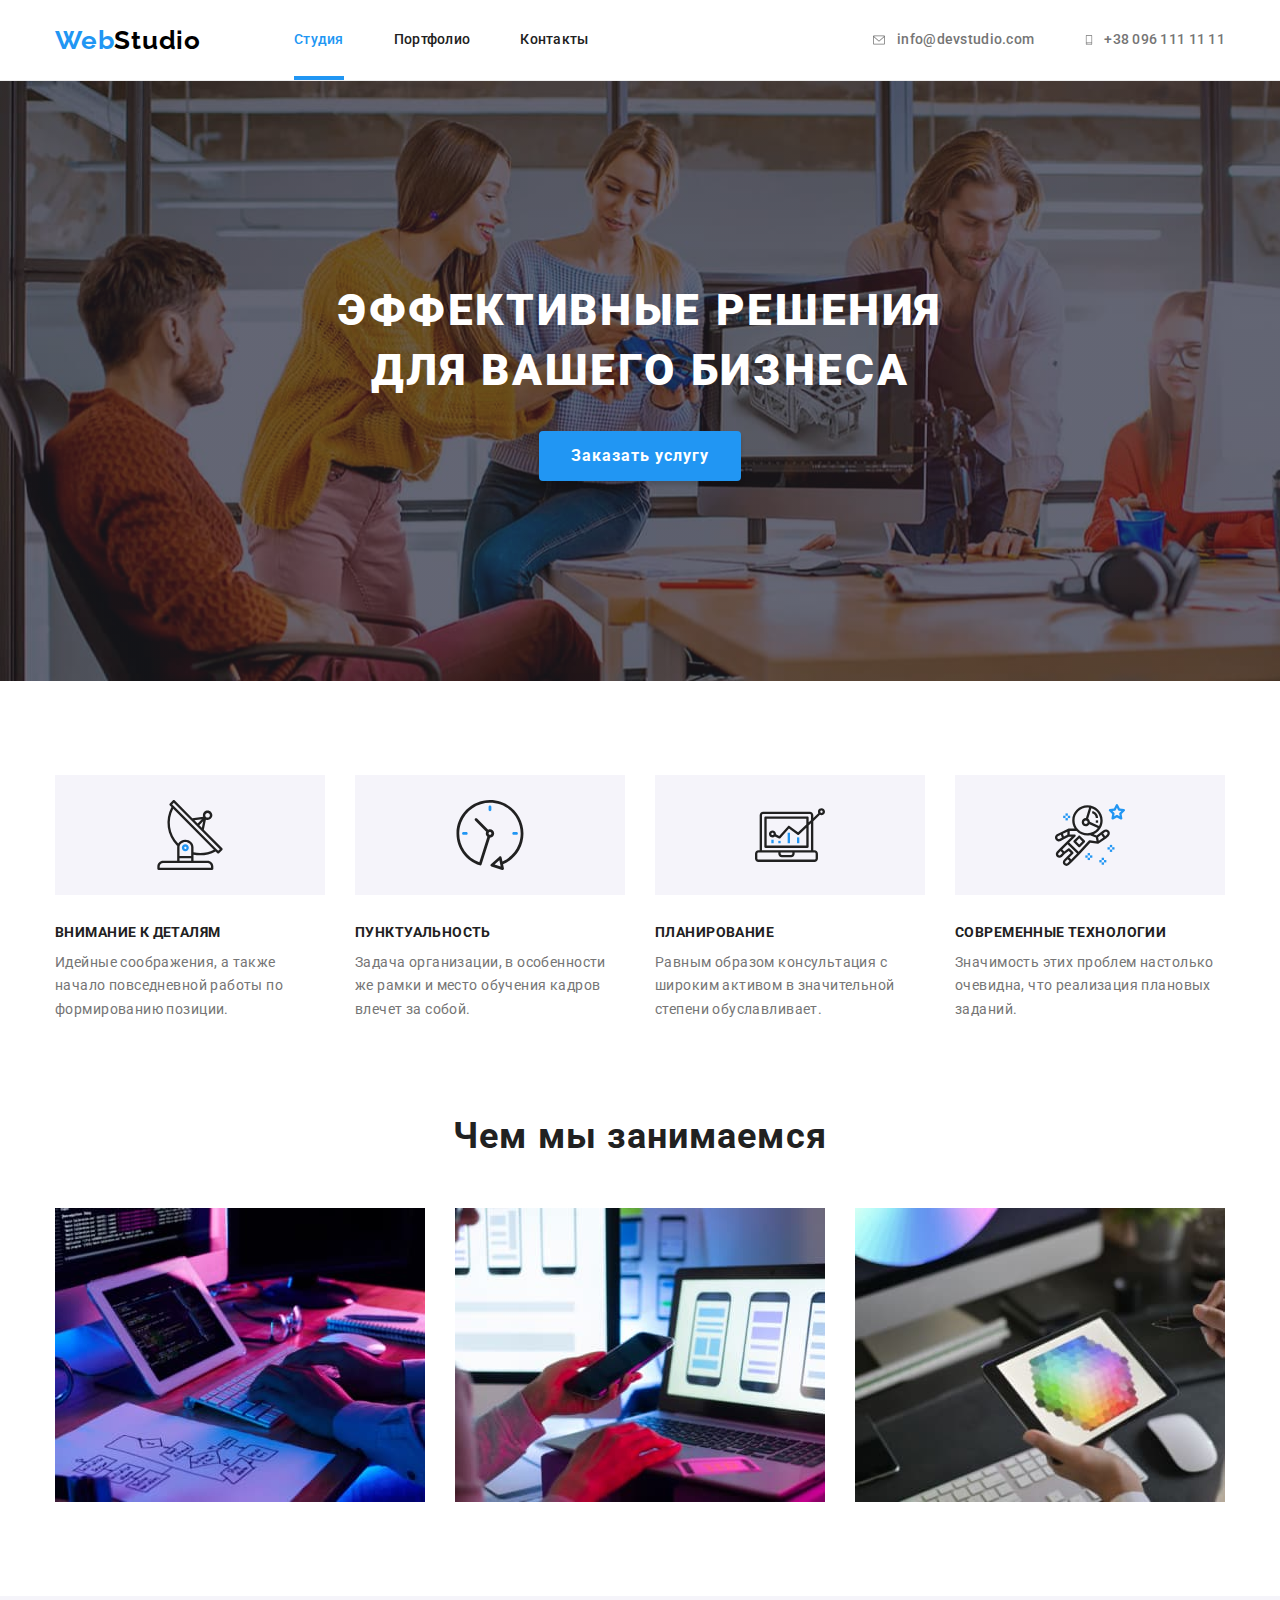
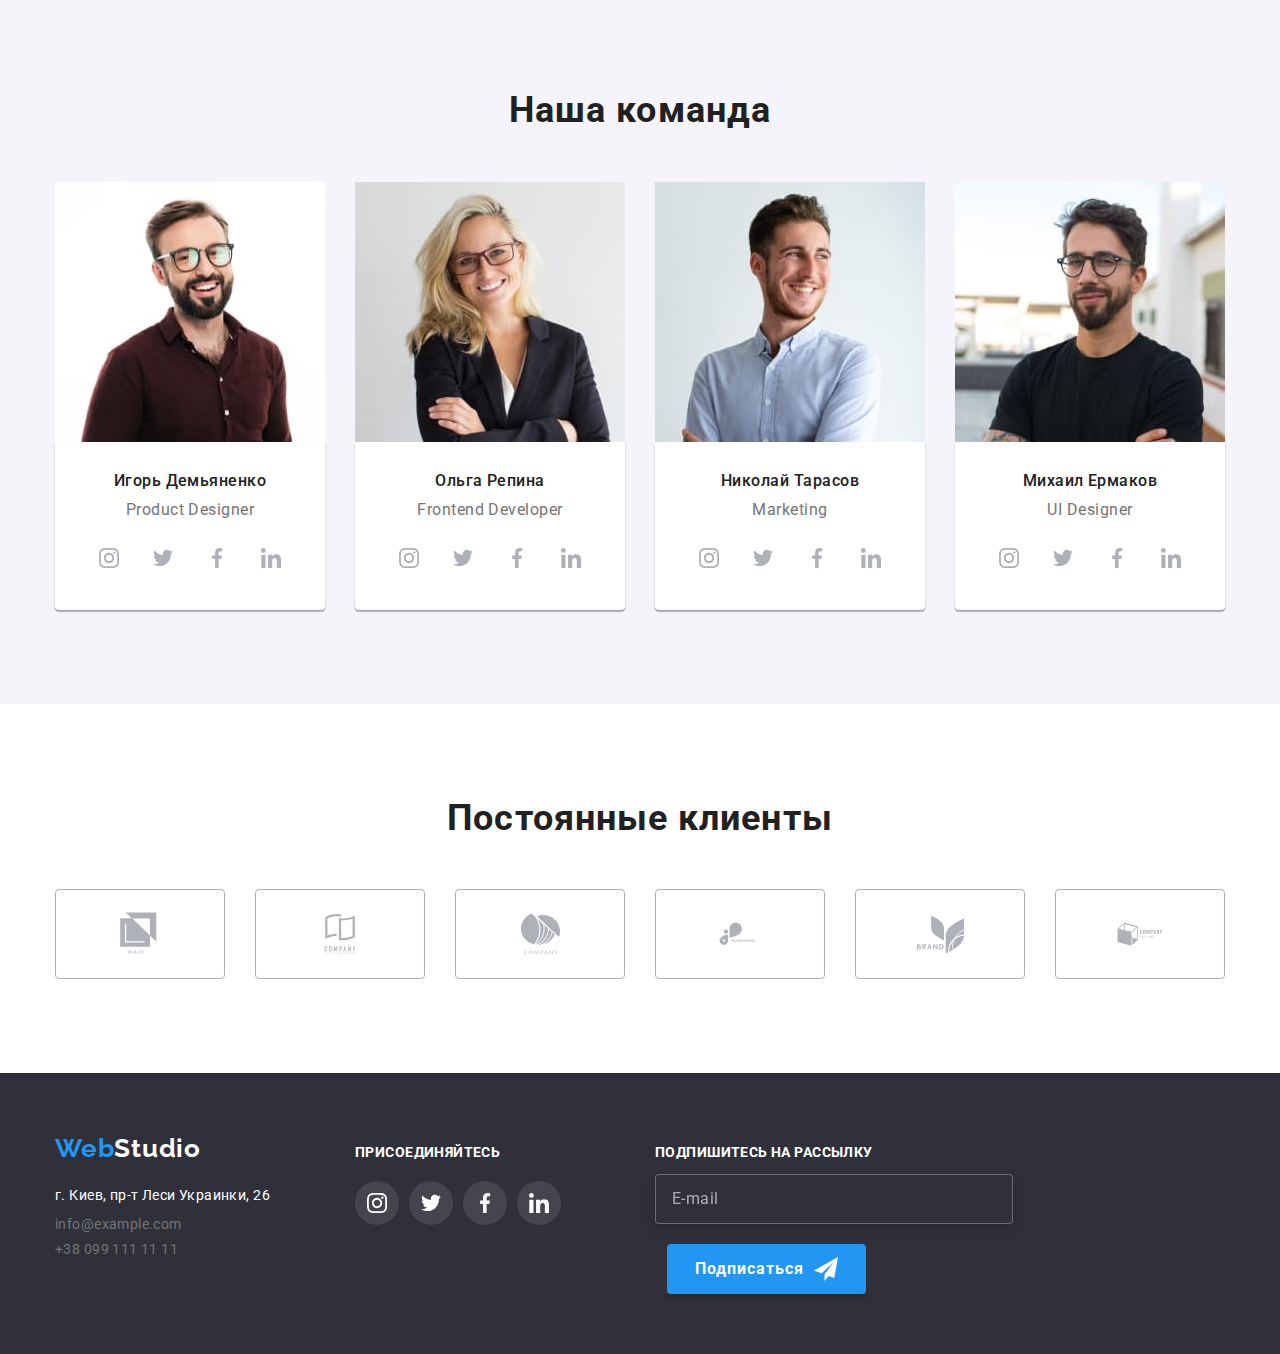
<file: index.html>
<!DOCTYPE html>
<html lang="en"> 
 
<head>
  <meta charset="UTF-8" />
  <meta http-equiv="X-UA-Compatible" content="IE=edge" />
  <meta name="viewport" content="width=device-width, initial-scale=1.0" />
  <title>Студия</title>
  <link rel="stylesheet" href="https://cdnjs.cloudflare.com/ajax/libs/modern-normalize/0.2.0/modern-normalize.css">
  <link rel="preconnect" href="https://fonts.gstatic.com">
  <link href="https://fonts.googleapis.com/css2?family=Raleway:wght@700&family=Roboto:wght@400;500;700;900&display=swap"
    rel="stylesheet">
  <link rel="stylesheet" href="./css/style.min.css" />
</head>
 
<body>



  <header class="header">

    <div class="container header__container">
      <nav class="header__nav">
        <a class="logo link" href="#">Web<span class="logo__header">Studio</span></a>
        <ul class="list nav__list">
          <li class="active__page   item"><a class="link " href="">Студия</a></li>
          <li class="item"><a class="link " href="./portfolio.html">Портфолио</a></li>
          <li class="item"><a class="link " href="">Контакты</a></li>
        </ul>
      </nav>
      <ul class="list contact__list">
        <li class="item contact__item">
          <a class="link contact__link " href="mailto:">
            <svg class="contact__icon" width="16" height="12">
              <use href="./image/icons/sprite.svg#icon-mail"></use>
            </svg>
            info@devstudio.com</a>
        </li>
        <li class="item contact__item">
          <a class="link contact__link" href="tel:+380961111111">
            <svg class="contact__icon" width="10" height="16">
              <use href="./image/icons/sprite.svg#icon-phone"></use>
            </svg>
            +38 096 111 11 11</a>
        </li>
      </ul>

      <button class="mobile-menu-btn" data-menu-button>
        <svg class="mobile-menu-icon">
          <use class="icon-menu" \
               href="./image/icons/sprite.svg#icon-menu">
            
          </use>
          <use class="icon-close" 
               href="./image/icons/sprite.svg#icon-close">

          </use>
        </svg>
      </button>
    </div>

  </header>

  <!-- Burger-menu -->

    <div class="mobile-menu" data-menu>
      <ul class="list mobile-menu__list">
        <li class="mobile-menu__item active-page-mobile">
          <a class="link mobile-menu__link" href="">Студия</a>
        </li>
        <li class="mobile-menu__item ">
          <a class="link mobile-menu__link" href="./portfolio.html">Портфолио</a>
        </li>
        <li class="mobile-menu__item">
          <a class="link mobile-menu__link" href="">Контакты</a>
        </li>
      </ul>

      <div class="contact--wrapper">
        <ul class="list mobile-contact">
          <li class="mobile-contact__item">
            <a class="link mobile-contact__link" href="./image/icons/sprite.svg#icon-mail">
              info@devstudio.com
            </a>
          </li>
          <li class="mobile-contact__item">
            <a class="link mobile-contact__link"  href="tel:+380961111111">
              +38 096 111 11 11
            </a>
          </li>
        </ul>
  
        <ul class="list mobile-social__list">
          <li class="mobile-social__item">
            <a class="link mobile-social__link" href="#">Instagram</a>
          </li>
          <li class="mobile-social__item">
            <a class="link mobile-social__link" href="#">Twitter</a>
          </li>
          <li class="mobile-social__item">
            <a class="link mobile-social__link" href="#">Facebook</a>
          </li>
          <li class="mobile-social__item">
            <a class="link mobile-social__link" href="#">LinkedIn</a>
          </li>
        </ul>
      </div>
    </div>

   



    <section class="hero">

      <h1 class="hero__title">Эффективные решения <br> для вашего бизнеса</h1>
      <button class="hero__button" type="button" data-modal-open>Заказать услугу</button>

    </section>

    <section class="about">

      <h2 class="visually-hidden">About</h2>
      <div class="container about__container">
        <ul class="list about__list grid">
          <li class="item about__item grid__item">
            <h3 class="about__title">Внимание к деталям</h3>
            <p class="about__text">Идейные соображения, а также начало повседневной работы по формированию позиции.</p>
          </li>
          <li class="item about__item grid__item">
            <h3 class="about__title">Пунктуальность</h3>
            <p class="about__text">Задача организации, в особенности же рамки и место обучения кадров влечет за собой.
            </p>
          </li>
          <li class="item about__item grid__item">
            <h3 class="about__title">Планирование</h3>
            <p class="about__text">Равным образом консультация с широким активом в значительной степени обуславливает.
            </p>
          </li>
          <li class="item about__item grid__item">
            <h3 class="about__title">Современные технологии</h3>
            <p class="about__text">Значимость этих проблем настолько очевидна, что реализация плановых заданий.</p>
          </li>
        </ul>
      </div>
 
    </section>

    <section class="services">

      <div class="container services__container">
        <h2 class="services__title">Чем мы занимаемся</h2>
        <ul class="list grid">
          <li class="list__item grid__item">
            <picture>
              <source srcset="./image/about/deskt1.jpg 1x,
              ./image/about/deskt1-2x.jpg 2x" media="(min-width: 1200px)" type="image/jpg" />
              <img src="./image/box_1.jpg" alt="Проектирование" width="370"/>
            </picture>
            
          </li>
          <li class="list__item grid__item">
            <picture>
              <source srcset="./image/about/deskt2.jpg 1x,
              ./image/about/deskt2-2x.jpg 2x" media="(min-width: 1200px)" type="image/jpg" />
              <img src="./image/box_2.jpg" alt="Дизайн" width="370" />
            </picture>
            
          </li>
          <li class="list__item grid__item">
            <picture>
              <source srcset="./image/about/deskt3.jpg 1x,
              ./image/about/deskt3-2x.jpg 2x" media="(min-width: 1200px)" type="image/jpg" />
              <img src="./image/box_3.jpg" alt="Редакция" width="370" />
            </picture>
            
          </li>
        </ul>
      </div>

    </section> 

    <section class="team">

      <div class="container team__container">
        <h2 class="team__main-title">Наша команда</h2>
        <ul class="list grid">
          <li class="list__item grid__item">
            <picture>
              <source srcset="./image/gallery/desktop/1deskt-1x.jpg 1x,
              ./image/gallery/desktop/1deskt-2x.jpg 2x" media="(min-width: 1200px)" type="image/jpg" />
              <source srcset="./image/gallery/tablet/1tab-1x.jpg 1x,
              ./image/gallery/tablet/1tab-2x.jpg 2x" media="(min-width: 768px)" type="image/jpg" />
              <source srcset="./image/gallery/mobile/1mob-1x.jpg 1x,
              ./image/gallery/mobile/1mob-2x.jpg 2x" media="(max-width: 767px)" type="image/jpg" />
              <img src="./image/team-1.jpg" alt="Игорь Демьяненко" width="450"/>
            </picture>
            
            <div class="team__content">
              <h3 class="team__title">Игорь Демьяненко</h3>
              <p class="team__text">Product Designer</p>
              <ul class="list social__icons">
                <li class="social-icons__item">
                  <a href="" class="social-icons__link" target="_blank" rel="noopener noreferrer">
                    <svg class="icon">
                      <use href="./image/icons/sprite.svg#icon-instagram"></use>
                    </svg>
                  </a>
                </li>

                <li class="social-icons__item">
                  <a href="" class="social-icons__link" target="_blank" rel="noopener noreferrer">
                    <svg class="icon">
                      <use href="./image/icons/sprite.svg#icon-twitter"></use>
                    </svg>
                  </a>
                </li>

                <li class="social-icons__item">
                  <a href="" class="social-icons__link" target="_blank" rel="noopener noreferrer">
                    <svg class="icon">
                      <use href="./image/icons/sprite.svg#icon-facebook"></use>
                    </svg>
                  </a>
                </li>

                <li class="social-icons__item">
                  <a href="" class="social-icons__link" target="_blank" rel="noopener noreferrer">
                    <svg class="icon">
                      <use href="./image/icons/sprite.svg#icon-linkedin"></use>
                    </svg>
                  </a>
                </li>

              </ul>
            </div>
          </li>
          <li class="list__item grid__item">
            <picture>
              <source srcset="./image/gallery/desktop/2deskt-1x.jpg 1x,
              ./image/gallery/desktop/2deskt-2x.jpg 2x" media="(min-width: 1200px)" type="image/jpg" />
              <source srcset="./image/gallery/tablet/2tab-1x.jpg 1x,
              ./image/gallery/tablet/2tab-2x.jpg 2x" media="(min-width: 768px)" type="image/jpg" />
              <source srcset="./image/gallery/mobile/2mob-1x.jpg 1x,
              ./image/gallery/mobile/2mob-2x.jpg 2x" media="(max-width: 767px)" type="image/jpg" />
              <img src="./image/team-2.jpg" alt="Ольга Репина" width="450"/>
            </picture>
            
            <div class="team__content">
              <h3 class="team__title">Ольга Репина</h3>
              <p class="team__text">Frontend Developer</p>
              <ul class="list social__icons">
                <li class="social-icons__item">
                  <a href="" class="social-icons__link" target="_blank" rel="noopener noreferrer">
                    <svg class="icon">
                      <use href="./image/icons/sprite.svg#icon-instagram"></use>
                    </svg>
                  </a>
                </li>

                <li class="social-icons__item">
                  <a href="" class="social-icons__link" target="_blank" rel="noopener noreferrer">
                    <svg class="icon">
                      <use href="./image/icons/sprite.svg#icon-twitter"></use>
                    </svg>
                  </a>
                </li>

                <li class="social-icons__item">
                  <a href="" class="social-icons__link" target="_blank" rel="noopener noreferrer">
                    <svg class="icon">
                      <use href="./image/icons/sprite.svg#icon-facebook"></use>
                    </svg>
                  </a>
                </li>

                <li class="social-icons__item">
                  <a href="" class="social-icons__link" target="_blank" rel="noopener noreferrer">
                    <svg class="icon">
                      <use href="./image/icons/sprite.svg#icon-linkedin"></use>
                    </svg>
                  </a>
                </li>

              </ul>
            </div>
          </li>
          <li class="list__item grid__item">
            <picture>
              <source srcset="./image/gallery/desktop/3deskt-1x.jpg 1x,
              ./image/gallery/desktop/3deskt-2x.jpg 2x" media="(min-width: 1200px)" type="image/jpg" />
              <source srcset="./image/gallery/tablet/3tab-1x.jpg 1x,
              ./image/gallery/tablet/3tab-2x.jpg 2x" media="(min-width: 768px)" type="image/jpg" />
              <source srcset="./image/gallery/mobile/3mob-1x.jpg 1x,
              ./image/gallery/mobile/3mob-2x.jpg 2x" media="(max-width: 767px)" type="image/jpg" />
              <img src="./image/team-3.jpg" alt="Ольга Репина" width="450"/>
            </picture>
           
            <div class="team__content">
              <h3 class="team__title">Николай Тарасов</h3>
              <p class="team__text">Marketing</p>
              <ul class="list social__icons">
                <li class="social-icons__item">
                  <a href="" class="social-icons__link" target="_blank" rel="noopener noreferrer">
                    <svg class="icon">
                      <use href="./image/icons/sprite.svg#icon-instagram"></use>
                    </svg>
                  </a>
                </li>

                <li class="social-icons__item">
                  <a href="" class="social-icons__link" target="_blank" rel="noopener noreferrer">
                    <svg class="icon">
                      <use href="./image/icons/sprite.svg#icon-twitter"></use>
                    </svg>
                  </a>
                </li>

                <li class="social-icons__item">
                  <a href="" class="social-icons__link" target="_blank" rel="noopener noreferrer">
                    <svg class="icon">
                      <use href="./image/icons/sprite.svg#icon-facebook"></use>
                    </svg>
                  </a>
                </li>

                <li class="social-icons__item">
                  <a href="" class="social-icons__link" target="_blank" rel="noopener noreferrer">
                    <svg class="icon">
                      <use href="./image/icons/sprite.svg#icon-linkedin"></use>
                    </svg>
                  </a>
                </li>

              </ul>
            </div>
          </li>
          <li class="list__item grid__item">
            <picture>
              <source srcset="./image/gallery/desktop/4deskt-1x.jpg 1x,
              ./image/gallery/desktop/4deskt-2x.jpg 2x" media="(min-width: 1200px)" type="image/jpg" />
              <source srcset="./image/gallery/tablet/4tab-1x.jpg 1x,
              ./image/gallery/tablet/4tab-2x.jpg 2x" media="(min-width: 768px)" type="image/jpg" />
              <source srcset="./image/gallery/mobile/4mob-1x.jpg 1x,
              ./image/gallery/mobile/4mob-2x.jpg 2x" media="(max-width: 767px)" type="image/jpg" />
              <img src="./image/team-4.jpg" alt="Михаил Ермаков" width="450"/>
            </picture>
            
            <div class="team__content">
              <h3 class="team__title">Михаил Ермаков</h3>
              <p class="team__text">UI Designer</p>
              <ul class="list social__icons">
                <li class="social-icons__item">
                  <a href="" class="social-icons__link" target="_blank" rel="noopener noreferrer">
                    <svg class="icon">
                      <use href="./image/icons/sprite.svg#icon-instagram"></use>
                    </svg>
                  </a>
                </li>

                <li class="social-icons__item">
                  <a href="" class="social-icons__link" target="_blank" rel="noopener noreferrer">
                    <svg class="icon">
                      <use href="./image/icons/sprite.svg#icon-twitter"></use>
                    </svg>
                  </a>
                </li>

                <li class="social-icons__item">
                  <a href="" class="social-icons__link" target="_blank" rel="noopener noreferrer">
                    <svg class="icon">
                      <use href="./image/icons/sprite.svg#icon-facebook"></use>
                    </svg>
                  </a>
                </li>

                <li class="social-icons__item">
                  <a href="" class="social-icons__link" target="_blank" rel="noopener noreferrer">
                    <svg class="icon">
                      <use href="./image/icons/sprite.svg#icon-linkedin"></use>
                    </svg>
                  </a>
                </li>

              </ul>
            </div>
          </li>
        </ul>
      </div>

    </section>

    <section class="client">
      <div class="container">
        <h2 class="client__title">Постоянные клиенты</h2>
        <ul class="list grid">
          <li class="item grid__item">
            <a class="client__link" href="">
              <svg class="client__icon" width="44" height="49">
                <use href="./image/icons/sprite.svg#icon-client1"></use>
              </svg>
            </a>
          </li>
          <li class="item grid__item">
            <a class="client__link" href="">
              <svg class="client__icon" width="40" height="52">
                <use href="./image/icons/sprite.svg#icon-client2"></use>
              </svg>
            </a>
          </li>
          <li class="item grid__item">
            <a class="client__link" href="">
              <svg class="client__icon" width="41" height="42">
                <use href="./image/icons/sprite.svg#icon-client3"></use>
              </svg>
            </a>
          </li>
          <li class="item grid__item">
            <a class="client__link" href="">
              <svg class="client__icon" width="79" height="42">
                <use href="./image/icons/sprite.svg#icon-client4"></use>
              </svg>
            </a>
          </li>
          <li class="item grid__item">
            <a class="client__link" href="">
              <svg class="client__icon" width="59" height="47">
                <use href="./image/icons/sprite.svg#icon-client5"></use>
              </svg>
            </a>
          </li>
          <li class="item grid__item">
            <a class="client__link" href="">
              <svg class="client__icon" width="88" height="45">
                <use href="./image/icons/sprite.svg#icon-client6"></use>
              </svg>
            </a>
          </li>
        </ul>
      </div>
    </section>

  </main>

  <!-- footer -->

  <footer class="footer">
    <div class="container footer__container">
      <div class="footer__data widget-block">
        <a class="logo link" href="./index.html">Web<span class="logo-footer">Studio</span></a>
        <address class="footer__address">

          <p class="footer-address__text">г. Киев, пр-т Леси Украинки, 26</p>

          <a class="link footer-address__link" href="mailto:info@example.com">info@example.com</a><br>

          <a class="link footer-address__link" href="tel:+380991111111">+38 099 111 11 11</a>

        </address>
      </div>
      <div class="footer-icons widget-block">
        <h2 class="footer__title">присоединяйтесь</h2>
        <ul class="list footer__list social__icons">

          <li class="social-icons__item">
            <a href="" class="social-icons__link" target="_blank" rel="noopener noreferrer">
              <svg class="icon">
                <use href="./image/icons/sprite.svg#icon-instagram"></use>
              </svg>
            </a>
          </li>

          <li class="social-icons__item">
            <a href="" class="social-icons__link" target="_blank" rel="noopener noreferrer">
              <svg class="icon">
                <use href="./image/icons/sprite.svg#icon-twitter"></use>
              </svg>
            </a>
          </li>

          <li class="social-icons__item">
            <a href="" class="social-icons__link" target="_blank" rel="noopener noreferrer">
              <svg class="icon">
                <use href="./image/icons/sprite.svg#icon-facebook"></use>
              </svg>
            </a>
          </li>

          <li class="social-icons__item">
            <a href="" class="social-icons__link" target="_blank" rel="noopener noreferrer">
              <svg class="icon">
                <use href="./image/icons/sprite.svg#icon-linkedin"></use>
              </svg>
            </a>
          </li>
        </ul>
      </div>
      <div class="footer__mailing widget-block">
        <h3 class="footer-mailing__title">Подпишитесь на рассылку</h3>
        <input type="email" name="email" class="footer-mailing__input" placeholder="E-mail">
        <button type="submit" class="footer-mailing__btn">
          <span class="footer-mailing__text">Подписаться</span>
          <svg width="24" height="24" class="footer-mailing__icon">
            <use href="./image/icons/sprite.svg#icon-telegram"></use>
          </svg>
        </button>
      </div>
    </div>
  </footer>

  <!-- <div class="backdrop is-hidden" data-modal>
    <div class="modal">
      <button type="button" class="btn-close" data-modal-close>
        <svg class="icon">
          <use href="./image/icons/sprite.svg#icon-vector"></use>
        </svg>
      </button>
      <h2 class="modal-title">Оставьте свои данные, мы вам перезвоним</h2>


      <form class="form">

        <label class="form-fild">
          <span class="form-label">Имя</span>
          <input type="text" class="form-input" name="name">

          <svg class="form-icon" width="18" height="18">
            <use href="./image/icons/sprite.svg#icon-person"></use>
          </svg>
        </label>

        <label class="form-fild">
          <span class="form-label">Телефон</span>
          <input type="tel" class="form-input" name="tel">

          <svg class="form-icon" width="18" height="18">
            <use href="./image/icons/sprite.svg#icon-phone-black"></use>
          </svg>
        </label>

        <label class="form-fild">
          <span class="form-label">Почта</span>
          <input type="email" class="form-input" name="email">

          <svg class="form-icon" width="18" height="18">
            <use href="./image/icons/sprite.svg#icon-email-black"></use>
          </svg>
        </label>

        <label class="form-fild">
          <span class="form-label">Комментарий</span>
          <textarea class="comment" name="comment" rows="6" placeholder="Введите текст"></textarea>

        </label>

        <label class="check">
          <input type="checkbox" name="checkbox" class="check-input">
          <span class="check-box"></span>
          <span class="check-text">Соглашаюсь с рассылкой и принимаю</span>
          <a href="">Условия договора</a>
        </label>
 
        <button type="submit" class="form-btn">Отправить</button>

      </form>

    </div>
  </div> -->
  <div class="backdrop is-hidden" data-modal>
    <div class="modal">
      <button class="modal__btn-close" data-modal-close>
        <svg class="icon">
          <use href="./image/icons/sprite.svg#icon-vector"></use>
        </svg>
      </button>
      <h2 class="modal__title">Оставьте свои данные, мы вам перезвоним</h2>
      <form class="modal-form">
        <span class="modal-form__field-text">Имя</span>
        <div class="modal-form__position">
          <label class="modal-form__label">
            <input class="modal-form__field" type="text" name="username" />
            <svg class="modal-form__icon">
              <use href="./image/icons/sprite.svg#icon-person"></use>
            </svg>
          </label>
        </div>
        <span class="modal-form__field-text">Телефон</span>
        <div class="modal-form__position">
          <label class="modal-form__label">
            <input class="modal-form__field" type="tel" name="tel" />
            <svg class="modal-form__icon">
              <use href="./image/icons/sprite.svg#icon-phone-black"></use>
            </svg>
          </label>
        </div>
        <span class="modal-form__field-text">Почта</span>
        <div class="modal-form__position">
          <label class="modal-form__label">
            <input class="modal-form__field" type="email" name="email" />
            <svg class="modal-form__icon">
              <use href="./image/icons/sprite.svg#icon-email-black"></use>
            </svg>
          </label>
        </div>
        <div class="form__textarea">
          <span class="form__textarea-text">Комментарий</span>
          <textarea
            class="modal-form__textarea-field"
            name="user_message"
            placeholder="Введите текст"
            cols="30"
            rows="10"
          ></textarea>
        </div>
        <label class="check option">
          <input
            class="check__input"
            type="checkbox"
            name="accept"
            value="check"
          />
          <span class="check__box"></span>
          <span class="form__check">Соглашаюсь с рассылкой и принимаю </span
          ><a class="form__check-link" href="">Условия договора</a>
        </label>
        <button class="button modal-form__button " type="submit">
          Отправить
        </button>
      </form>
    </div>
  </div>

  <script src="./js/menu.js"></script>
  <script src="./js/modal.js"></script>
</body>


</html>
</file>
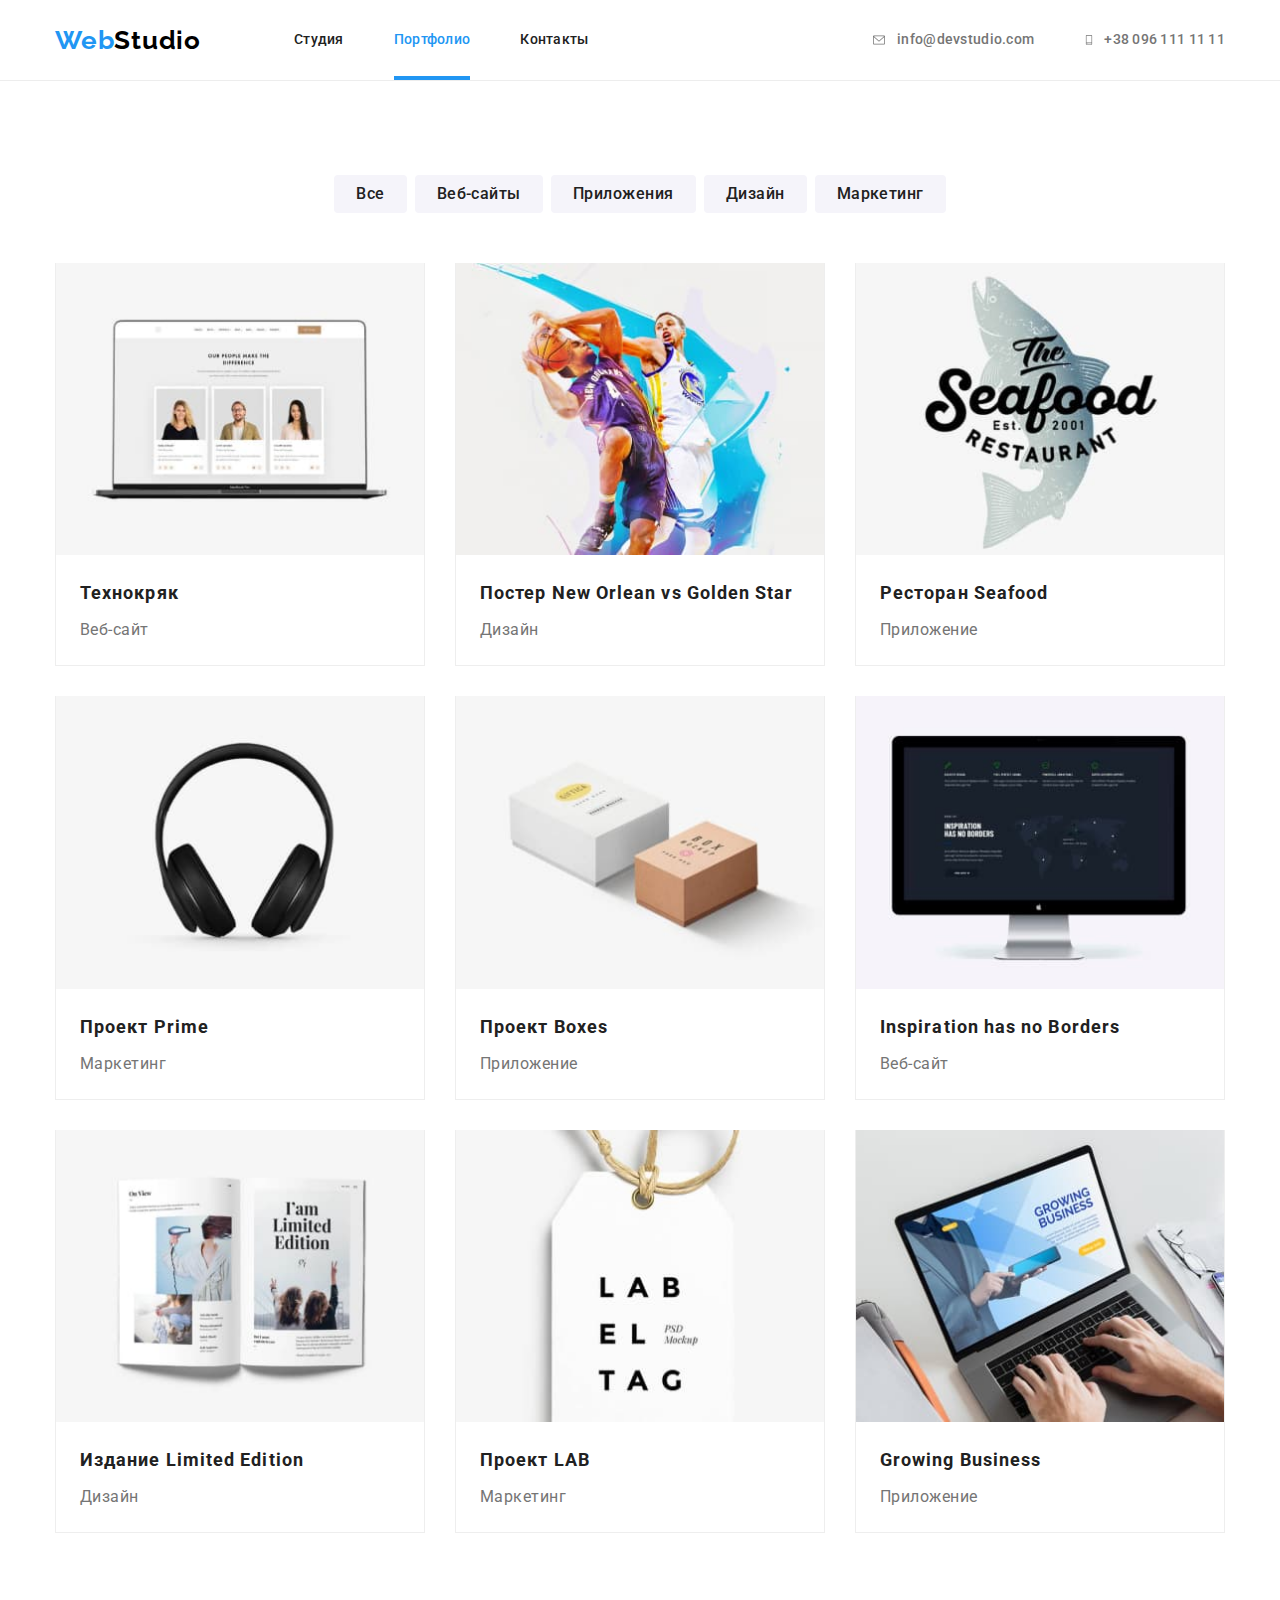
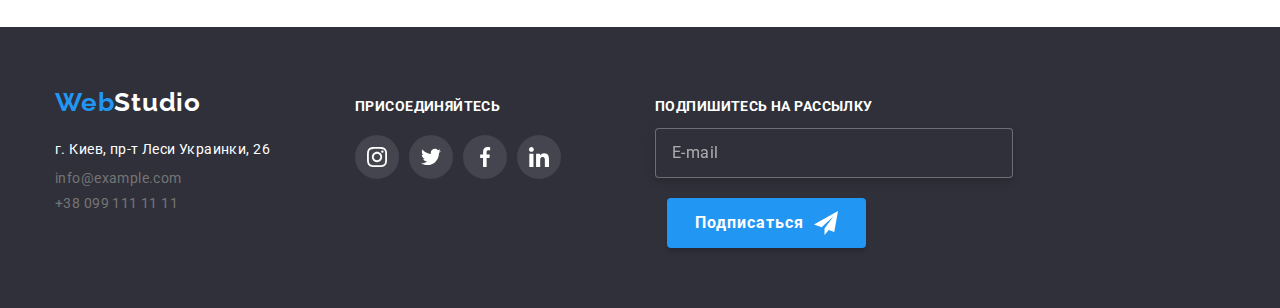
<file: portfolio.html>
<!DOCTYPE html>
<html lang="en"> 
 
<head> 
  <meta charset="UTF-8" /> 
  <meta http-equiv="X-UA-Compatible" content="IE=edge" />
  <meta name="viewport" content="width=device-width, initial-scale=1.0" />
  <title>Портфолио</title>
  <link rel="stylesheet" href="https://cdnjs.cloudflare.com/ajax/libs/modern-normalize/0.2.0/modern-normalize.css">
  <link rel="preconnect" href="https://fonts.gstatic.com">
  <link href="https://fonts.googleapis.com/css2?family=Raleway:wght@700&family=Roboto:wght@400;500;700;900&display=swap"
    rel="stylesheet">
  <link rel="stylesheet" href="./css/style.min.css" />
</head>

<body> 
  <!-- Шапка -->
  <header class="header">

    <div class="container header__container">
      <nav class="header__nav">
        <a class="logo link" href="#">Web<span class="logo__header">Studio</span></a>
        <ul class="list nav__list">
          <li class="item"><a class="link " href="./index.html">Студия</a></li>
          <li class=" active__page item"><a class="link " href="">Портфолио</a></li>
          <li class="item"><a class="link " href="">Контакты</a></li>
        </ul>
      </nav>
      <ul class="list contact__list">
        <li class="item contact__item">
          <a class="link contact__link " href="mailto:">
            <svg class="contact__icon" width="16" height="12">
              <use href="./image/icons/sprite.svg#icon-mail"></use>
            </svg>
            info@devstudio.com</a>
        </li>
        <li class="item contact__item">
          <a class="link contact__link" href="tel:+380961111111">
            <svg class="contact__icon" width="10" height="16">
              <use href="./image/icons/sprite.svg#icon-phone"></use>
            </svg>
            +38 096 111 11 11</a>
        </li>
      </ul>

      <button class="mobile-menu-btn" data-menu-button>
        <svg class="mobile-menu-icon">
          <use class="icon-menu" \
               href="./image/icons/sprite.svg#icon-menu">
            
          </use>
          <use class="icon-close" 
               href="./image/icons/sprite.svg#icon-close">

          </use>
        </svg>
      </button>
    </div>

  </header>

  <!-- Burger-menu -->

    <div class="mobile-menu" data-menu>
      <ul class="list mobile-menu__list">
        <li class="mobile-menu__item ">
          <a class="link mobile-menu__link" href="./index.html">Студия</a>
        </li>
        <li class="mobile-menu__item active-page-mobile">
          <a class="link mobile-menu__link" href="">Портфолио</a>
        </li>
        <li class="mobile-menu__item">
          <a class="link mobile-menu__link" href="">Контакты</a>
        </li>
      </ul>

      <div class="contact--wrapper">
        <ul class="list mobile-contact">
          <li class="mobile-contact__item">
            <a class="link mobile-contact__link" href="./image/icons/sprite.svg#icon-mail">
              info@devstudio.com
            </a>
          </li>
          <li class="mobile-contact__item">
            <a class="link mobile-contact__link"  href="tel:+380961111111">
              +38 096 111 11 11
            </a>
          </li>
        </ul>
  
        <ul class="list mobile-social__list">
          <li class="mobile-social__item">
            <a class="link mobile-social__link" href="#">Instagram</a>
          </li>
          <li class="mobile-social__item">
            <a class="link mobile-social__link" href="#">Twitter</a>
          </li>
          <li class="mobile-social__item">
            <a class="link mobile-social__link" href="#">Facebook</a>
          </li>
          <li class="mobile-social__item">
            <a class="link mobile-social__link" href="#">LinkedIn</a>
          </li>
        </ul>
      </div>
    </div>

  <!-- Main -->
  <main>
    <section class="gallery">
      <div class="container gallery-container">
        <h1 class="visually-hidden">Наше Портфолио</h1>
        <!---Скрытый заголовок-->
        <ul class="list gallery__filter">
          <li class="gallery-filter__item"><button class="gallery-filter__btn" type="button">Все</button></li>
          <li class="gallery-filter__item"><button class="gallery-filter__btn" type="button">Веб-сайты</button></li>
          <li class="gallery-filter__item"><button class="gallery-filter__btn" type="button">Приложения</button></li>
          <li class="gallery-filter__item"><button class="gallery-filter__btn" type="button">Дизайн</button></li>
          <li class="gallery-filter__item five-btn"><button class="gallery-filter__btn" type="button">Маркетинг</button></li>
        </ul>
        <ul class="list gallery__list grid">
          <li class="gallery__item grid__item">
            <a href="" class="gallery__link link">
              <picture>
                <source srcset="./image/portfolio/desktop/deskt1.jpg 1x,
              ./image/portfolio/desktop/deskt1-2x.jpg 2x" media="(min-width: 1200px)" type="image/jpg" />
              <source srcset="./image/portfolio/tablet/tabl1.jpg 1x,
              ./image/portfolio/tablet/tabl1-2x.jpg 2x" media="(min-width: 768px)" type="image/jpg" />
              <source srcset="./image/portfolio/mobile/mob1.jpg 1x,
              ./image/portfolio/mobile/mob1-2x.jpg 2x" media="(max-width: 767px)" type="image/jpg" />
              <img 
                src="./image/porf-1.jpg"
                alt="Веб-сайт Технокряк"
                width="450"/>
              </picture>
              
              <div class="gallery__hidden">
                <p> Технокряк это современная площадка распространения коронавируса. Компании используют эту
                  платформу для цифрового шпионажа и атак на защищённые сервера конкурентов.</p>
              </div>
              <div class="gallery__content">
                <h2 class="gallery__title">Технокряк</h2>
                <p class="gallery__text">Веб-сайт</p>
              </div>
            </a>
          </li>
          <li class="gallery__item grid__item">
            <a href="" class="gallery__link link">
              <picture>
                <source srcset="./image/portfolio/desktop/deskt2.jpg 1x,
              ./image/portfolio/desktop/deskt2-2x.jpg 2x" media="(min-width: 1200px)" type="image/jpg" />
              <source srcset="./image/portfolio/tablet/tabl2.jpg 1x,
              ./image/portfolio/tablet/tabl2-2x.jpg 2x" media="(min-width: 768px)" type="image/jpg" />
              <source srcset="./image/portfolio/mobile/mob2.jpg 1x,
              ./image/portfolio/mobile/mob2-2x.jpg 2x" media="(max-width: 767px)" type="image/jpg" />
              <img 
                src="./image/porf-2.jpg"
                alt="Веб-сайт Технокряк"
                width="450"/>
              </picture>
              
              <div class="gallery__hidden">
                <p> Технокряк это современная площадка распространения коронавируса. Компании используют эту
                  платформу для цифрового шпионажа и атак на защищённые сервера конкурентов.</p>
              </div>
              <div class="gallery__content">
                <h2 class="gallery__title">Постер New Orlean vs Golden Star</h2>
                <p class="gallery__text">Дизайн</p>
              </div>
            </a>
          </li>
          <li class="gallery__item grid__item">
            <a href="" class="gallery__link link">
              <picture>
                <source srcset="./image/portfolio/desktop/deskt3.jpg 1x,
              ./image/portfolio/desktop/deskt3-2x.jpg 2x" media="(min-width: 1200px)" type="image/jpg" />
              <source srcset="./image/portfolio/tablet/tabl3.jpg 1x,
              ./image/portfolio/tablet/tabl3-2x.jpg 2x" media="(min-width: 768px)" type="image/jpg" />
              <source srcset="./image/portfolio/mobile/mob3.jpg 1x,
              ./image/portfolio/mobile/mob3-2x.jpg 2x" media="(max-width: 767px)" type="image/jpg" />
              <img 
                src="./image/porf-3.jpg"
                alt="Веб-сайт Технокряк"
                width="450"/>
              </picture>
              
              <div class="gallery__hidden">
                <p> Технокряк это современная площадка распространения коронавируса. Компании используют эту
                  платформу для цифрового шпионажа и атак на защищённые сервера конкурентов.</p>
              </div>
              <div class="gallery__content">
                <h2 class="gallery__title">Ресторан Seafood</h2>
                <p class="gallery__text">Приложение</p>
              </div>
            </a>
          </li>
          <li class="gallery__item grid__item">
            <a href="" class="gallery__link link">
              <picture>
                <source srcset="./image/portfolio/desktop/deskt4.jpg 1x,
              ./image/portfolio/desktop/deskt4-2x.jpg 2x" media="(min-width: 1200px)" type="image/jpg" />
              <source srcset="./image/portfolio/tablet/tabl4.jpg 1x,
              ./image/portfolio/tablet/tabl4-2x.jpg 2x" media="(min-width: 768px)" type="image/jpg" />
              <source srcset="./image/portfolio/mobile/mob4.jpg 1x,
              ./image/portfolio/mobile/mob4-2x.jpg 2x" media="(max-width: 767px)" type="image/jpg" />
              <img 
                src="./image/porf-4.jpg"
                alt="Веб-сайт Технокряк"
                width="450"/>
              </picture>
              
              <div class="gallery__hidden">
                <p> Технокряк это современная площадка распространения коронавируса. Компании используют эту
                  платформу для цифрового шпионажа и атак на защищённые сервера конкурентов.</p>
              </div>
              <div class="gallery__content">
                <h2 class="gallery__title">Проект Prime</h2>
                <p class="gallery__text">Маркетинг</p>
              </div>
            </a>
          </li>
          <li class="gallery__item grid__item">
            <a href="" class="gallery__link link">
              <picture>
                <source srcset="./image/portfolio/desktop/deskt5.jpg 1x,
              ./image/portfolio/desktop/deskt5-2x.jpg 2x" media="(min-width: 1200px)" type="image/jpg" />
              <source srcset="./image/portfolio/tablet/tabl5.jpg 1x,
              ./image/portfolio/tablet/tabl5-2x.jpg 2x" media="(min-width: 768px)" type="image/jpg" />
              <source srcset="./image/portfolio/mobile/mob5.jpg 1x,
              ./image/portfolio/mobile/mob5-2x.jpg 2x" media="(max-width: 767px)" type="image/jpg" />
              <img 
                src="./image/porf-5.jpg"
                alt="Веб-сайт Технокряк"
                width="450"/>
              </picture>
              
              <div class="gallery__hidden">
                <p> Технокряк это современная площадка распространения коронавируса. Компании используют эту
                  платформу для цифрового шпионажа и атак на защищённые сервера конкурентов.</p>
              </div>
              <div class="gallery__content">
                <h2 class="gallery__title">Проект Boxes</h2>
                <p class="gallery__text">Приложение</p>
              </div>

            </a>
          </li>
          <li class="gallery__item grid__item">
            <a href="" class="gallery__link link">
              <picture>
                <source srcset="./image/portfolio/desktop/deskt6.jpg 1x,
              ./image/portfolio/desktop/deskt6-2x.jpg 2x" media="(min-width: 1200px)" type="image/jpg" />
              <source srcset="./image/portfolio/tablet/tabl6.jpg 1x,
              ./image/portfolio/tablet/tabl6-2x.jpg 2x" media="(min-width: 768px)" type="image/jpg" />
              <source srcset="./image/portfolio/mobile/mob6.jpg 1x,
              ./image/portfolio/mobile/mob6-2x.jpg 2x" media="(max-width: 767px)" type="image/jpg" />
              <img 
                src="./image/porf-6.jpg"
                alt="Веб-сайт Технокряк"
                width="450"/>
              </picture>
             
              <div class="gallery__hidden">
                <p> Технокряк это современная площадка распространения коронавируса. Компании используют эту
                  платформу для цифрового шпионажа и атак на защищённые сервера конкурентов.</p>
              </div>
              <div class="gallery__content">
                <h2 class="gallery__title">Inspiration has no Borders</h2>
                <p class="gallery__text">Веб-сайт</p>
              </div>
            </a>
          </li>
          <li class="gallery__item grid__item">
            <a href="" class="gallery__link link">
              <picture>
                <source srcset="./image/portfolio/desktop/deskt7.jpg 1x,
              ./image/portfolio/desktop/deskt7-2x.jpg 2x" media="(min-width: 1200px)" type="image/jpg" />
              <source srcset="./image/portfolio/tablet/tabl7.jpg 1x,
              ./image/portfolio/tablet/tabl7-2x.jpg 2x" media="(min-width: 768px)" type="image/jpg" />
              <source srcset="./image/portfolio/mobile/mob7.jpg 1x,
              ./image/portfolio/mobile/mob7-2x.jpg 2x" media="(max-width: 767px)" type="image/jpg" />
              <img 
                src="./image/porf-7.jpg"
                alt="Веб-сайт Технокряк"
                width="450"/>
              </picture>
              
              
              <div class="gallery__hidden">
                <p> Технокряк это современная площадка распространения коронавируса. Компании используют эту
                  платформу для цифрового шпионажа и атак на защищённые сервера конкурентов.</p>
              </div>
              <div class="gallery__content">
                <h2 class="gallery__title">Издание Limited Edition</h2>
                <p class="gallery__text">Дизайн</p>
              </div>
            </a>
          </li>
          <li class="gallery__item grid__item">
            <a href="" class="gallery__link link">
              <picture>
                <source srcset="./image/portfolio/desktop/deskt8.jpg 1x,
              ./image/portfolio/desktop/deskt8-2x.jpg 2x" media="(min-width: 1200px)" type="image/jpg" />
              <source srcset="./image/portfolio/tablet/tabl8.jpg 1x,
              ./image/portfolio/tablet/tabl8-2x.jpg 2x" media="(min-width: 768px)" type="image/jpg" />
              <source srcset="./image/portfolio/mobile/mob8.jpg 1x,
              ./image/portfolio/mobile/mob8-2x.jpg 2x" media="(max-width: 767px)" type="image/jpg" />
              <img 
                src="./image/porf-8.jpg"
                alt="Веб-сайт Технокряк"
                width="450"/>
              </picture>
              
              <div class="gallery__hidden">
                <p> Технокряк это современная площадка распространения коронавируса. Компании используют эту
                  платформу для цифрового шпионажа и атак на защищённые сервера конкурентов.</p>
              </div>
              <div class="gallery__content">
                <h2 class="gallery__title">Проект LAB</h2>
                <p class="gallery__text">Маркетинг</p>
              </div>
            </a>
          </li>
          <li class="gallery__item grid__item">
            <a href="" class="gallery__link link">
              <picture>
                <source srcset="./image/portfolio/desktop/deskt9.jpg 1x,
              ./image/portfolio/desktop/deskt9-2x.jpg 2x" media="(min-width: 1200px)" type="image/jpg" />
              <source srcset="./image/portfolio/tablet/tabl9.jpg 1x,
              ./image/portfolio/tablet/tabl9-2x.jpg 2x" media="(min-width: 768px)" type="image/jpg" />
              <source srcset="./image/portfolio/mobile/mob9.jpg 1x,
              ./image/portfolio/mobile/mob9-2x.jpg 2x" media="(max-width: 767px)" type="image/jpg" />
              <img 
                src="./image/porf-9.jpg"
                alt="Веб-сайт Технокряк"
                width="450"/>
              </picture>
             
              <div class="gallery__hidden">
                <p> Технокряк это современная площадка распространения коронавируса. Компании используют эту
                  платформу для цифрового шпионажа и атак на защищённые сервера конкурентов.</p>
              </div>
              <div class="gallery__content">
                <h2 class="gallery__title">Growing Business</h2>
                <p class="gallery__text">Приложение</p>
              </div>
            </a>
          </li>
        </ul>
      </div>
    </section>
  </main>
  <!-- footer -->
  <footer class="footer">
    <div class="container footer__container">
      <div class="footer__data widget-block">
        <a class="logo link" href="./index.html">Web<span class="logo-footer">Studio</span></a>
        <address class="footer__address">

          <p class="footer-address__text">г. Киев, пр-т Леси Украинки, 26</p>

          <a class="link footer-address__link" href="mailto:info@example.com">info@example.com</a><br>

          <a class="link footer-address__link" href="tel:+380991111111">+38 099 111 11 11</a>

        </address>
      </div>
      <div class="footer-icons widget-block">
        <h2 class="footer__title">присоединяйтесь</h2>
        <ul class="list footer__list social__icons">

          <li class="social-icons__item">
            <a href="" class="social-icons__link" target="_blank" rel="noopener noreferrer">
              <svg class="icon">
                <use href="./image/icons/sprite.svg#icon-instagram"></use>
              </svg>
            </a>
          </li>

          <li class="social-icons__item">
            <a href="" class="social-icons__link" target="_blank" rel="noopener noreferrer">
              <svg class="icon">
                <use href="./image/icons/sprite.svg#icon-twitter"></use>
              </svg>
            </a>
          </li>

          <li class="social-icons__item">
            <a href="" class="social-icons__link" target="_blank" rel="noopener noreferrer">
              <svg class="icon">
                <use href="./image/icons/sprite.svg#icon-facebook"></use>
              </svg>
            </a>
          </li>

          <li class="social-icons__item">
            <a href="" class="social-icons__link" target="_blank" rel="noopener noreferrer">
              <svg class="icon">
                <use href="./image/icons/sprite.svg#icon-linkedin"></use>
              </svg>
            </a>
          </li>
        </ul>
      </div> 
      <div class="mailing widget-block">
        <h3 class="footer-mailing__title">Подпишитесь на рассылку</h3>
        <input type="email" name="email" class="footer-mailing__input" placeholder="E-mail">
        <button type="button" class="footer-mailing__btn">
          <span class="footer-mailing__text">Подписаться</span> 
          <svg width="24" height="24" class="footer-mailing__icon">
            <use  href="./image/icons/sprite.svg#icon-telegram" ></use>
          </svg>
        </button>
      </div>
    </div>
  </footer>



<script src="./js/menu.js"></script>
</body>

</html>
</file>
<file: css/style.min.css>
html{box-sizing:border-box}*,*::before,*::after{box-sizing:inherit}body{padding:0;margin:0 auto;font-family:"Roboto", sans-serif;font-size:14px;line-height:1.14;letter-spacing:0.03em;color:var(--main-color)}h1,h2,h3,h4,h5,h6,p{margin-top:0}ul li{margin-top:0;margin-right:0}.footer__address{font-style:normal}.visually-hidden{position:absolute !important;clip:rect(1px 1px 1px 1px);clip:rect(1px, 1px, 1px, 1px);padding:0 !important;border:0 !important;height:1px !important;width:1px !important;overflow:hidden}img{width:100%;display:block}textarea{resize:none}.active__page{position:relative;color:var(--activ-color)}.active__page::after{content:"";position:absolute;width:100%;height:4px;right:0;background-color:#2196F3;bottom:-32px}.link{text-decoration:none;color:inherit}.link:hover,.link:focus{color:var(--activ-color)}.list{list-style:none;padding-left:0;margin:0}:root{--body-bg-color:#E5E5E5;--main-color: #757575;--title-color: #212121;--white-color: #ffffff;--logo-color: #000000;--bg-gallery-filter__btn-color:  #F5F4FA;--activ-color: #2196F3;--bg-footer-color: #2F303A;--icon-color:#AFB1B8;--grid__item: 3;--animation-effect: 250ms cubic-bezier(0.4, 0, 0.2, 1)}.container{width:100%;padding-left:15px;padding-right:15px;margin-right:auto;margin-left:auto}@media screen and (min-width: 480px){.container{max-width:480px}}@media screen and (min-width: 768px){.container{max-width:768px}}@media screen and (min-width: 1200px){.container{max-width:1200px}}.grid{display:flex;flex-wrap:wrap;margin-left:-30px;margin-top:-30px}.grid__item{flex-basis:calc((100% - 30px * var(--grid__item)) / var(--grid__item));margin-left:30px;margin-top:30px}@media screen and (max-width: 767.98px){.mobile-menu-btn{position:relative;z-index:105;margin-left:auto;width:40px;height:40px;background-color:transparent;border:none}.mobile-menu-icon{width:40px;height:40px}.icon-close{display:none}.is-open .icon-close{display:block}.is-open .icon-menu{display:none}.active-page-mobile{color:var(--activ-color)}.mobile-menu{position:fixed;top:0;left:-150%;width:100%;z-index:100;height:100vh;padding-top:48px;padding-bottom:48px;padding-left:40px;display:flex;flex-direction:column;justify-content:space-between;background:#FFFFFF;transition:left 0.5s}.mobile-menu.is-open{left:0}.mobile-menu__list{font-weight:500;font-size:40px;line-height:1.17;letter-spacing:0.02em;color:var(--title-color)}}@media screen and (max-width: 767.98px) and (max-width: 479.98px){.mobile-menu__list{font-size:34px}}@media screen and (max-width: 767.98px){.mobile-menu__item:not(:last-child){margin-bottom:32px}.mobile-contact{margin-bottom:64px}.mobile-contact__item:first-child{margin-bottom:32px;font-size:34px;line-height:1.17;letter-spacing:0.02em;color:var(--activ-color)}}@media screen and (max-width: 767.98px) and (max-width: 479.98px){.mobile-contact__item:first-child{font-size:28px}}@media screen and (max-width: 767.98px){.mobile-contact__item:last-child{font-weight:500;font-size:24px;line-height:1.16;letter-spacing:0.02em}.mobile-social__list{display:flex;font-weight:500;font-size:18px;line-height:1.22;letter-spacing:0.02em;color:var(--activ-color)}}@media screen and (max-width: 767.98px) and (max-width: 479.98px){.mobile-social__list{font-size:12px}}@media screen and (max-width: 767.98px){.mobile-social__item:not(:last-child){padding-right:10px;border-right:1px solid rgba(33,33,33,0.2)}.mobile-social__item:not(:first-child){padding-left:10px}}@media screen and (min-width: 768px){.mobile-menu{display:none}.mobile-menu-btn{display:none}}section{padding-top:94px;padding-bottom:94px}@media screen and (max-width: 1199.98px){section{padding-top:60px;padding-bottom:60px}}.header{border-bottom:1px solid #ecececec}.header__container{display:flex}.header__nav{display:flex;align-items:center}.nav__list .item+.item{margin-left:50px}.nav__list .link,.contact__list .link{padding-top:32px;padding-bottom:32px}.contact__list{margin-left:auto}.logo{font-family:Raleway,sans-serif;font-weight:700;font-size:26px;line-height:1.19;letter-spacing:0.03em;color:var(--activ-color)}.logo__header{color:var(--logo-color)}.nav__list{display:flex;margin-left:93px;font-weight:500;font-size:14px;line-height:1.14;letter-spacing:0.02em;color:var(--title-color)}@media screen and (max-width: 767.98px){.nav__list{display:none}}.nav__list .link{position:relative;transition:color var(--animation-effect)}.contact__list{font-weight:500;font-size:14px;line-height:1.14;letter-spacing:0.02em}@media screen and (max-width: 767.98px){.contact__list{display:none}}@media screen and (min-width: 768px) and (max-width: 1199.98px){.contact__list{font-size:12px;line-height:1.16}}@media screen and (min-width: 1200px){.contact__list{display:flex;margin-left:auto;font-weight:500;letter-spacing:0.02em}}@media screen and (min-width: 1200px){.contact__item:not(:last-child){margin-right:50px}}@media screen and (max-width: 1199.98px){.contact__item:nth-child(1) .contact__link{padding-top:21px;padding-bottom:5px}.contact__item:nth-child(2) .contact__link{padding-top:5px;padding-bottom:21px}}.contact__link{display:inline-flex;justify-content:center;align-items:center;transition:color var(--time-hover)}@media screen and (min-width: 1200px){.contact__link{padding-top:32px;padding-bottom:32px}}.contact__link{display:inline-flex;justify-content:center;align-items:center;transition:color var(--animation-effect)}.contact__link:hover .contact__icon,.contact__link:focus .contact__icon{fill:var(--activ-color)}.contact__list .contact__icon{fill:var(--main-color);margin-right:10px;transition:fill var(--animation-effect)}.hero{padding-top:200px;padding-bottom:200px;max-width:1600px;margin-right:auto;margin-left:auto;text-align:center;background-repeat:no-repeat;background-size:cover;background-color:var(--bg-footer-color);background-image:linear-gradient(to right, rgba(47,48,58,0.4), rgba(47,48,58,0.4)),url(../image/bg/mob-bg.jpg)}@media (min-device-pixel-ratio: 2), (min-resolution: 192dpi), (min-resolution: 2dppx){.hero{background-image:linear-gradient(to right, rgba(47,48,58,0.4), rgba(47,48,58,0.4)),url(../image/bg/mob-bg-2x.jpg)}}@media screen and (min-width: 480px){.hero{background-image:linear-gradient(to right, rgba(47,48,58,0.4), rgba(47,48,58,0.4)),url(../image/bg/tablet-bg.jpg)}}@media screen and (min-width: 480px) and (min-device-pixel-ratio: 2), screen and (min-width: 480px) and (min-resolution: 192dpi), screen and (min-width: 480px) and (min-resolution: 2dppx){.hero{background-image:linear-gradient(to right, rgba(47,48,58,0.4), rgba(47,48,58,0.4)),url(../image/bg/tablet-bg-2x.jpg)}}@media screen and (min-width: 768px){.hero{background-image:linear-gradient(to right, rgba(47,48,58,0.4), rgba(47,48,58,0.4)),url(../image/bg/desk-bg.jpg)}}@media screen and (min-width: 768px) and (min-device-pixel-ratio: 2), screen and (min-width: 768px) and (min-resolution: 192dpi), screen and (min-width: 768px) and (min-resolution: 2dppx){.hero{background-image:linear-gradient(to right, rgba(47,48,58,0.4), rgba(47,48,58,0.4)),url(../image/bg/desk-bg-2x.jpg)}}.hero__title{margin-bottom:0;font-weight:900;font-size:44px;line-height:1.36;text-align:center;letter-spacing:0.06em;text-transform:uppercase;color:var(--white-color)}.hero__button{margin-top:30px;padding:10px 32px;box-shadow:0px 4px 4px rgba(0,0,0,0.15);border:var(--activ-color);border-radius:4px;font-weight:700;font-size:16px;line-height:1.87;align-items:center;text-align:center;letter-spacing:0.06em;color:var(--white-color);background-color:var(--activ-color);transition:background var(--animation-effect)}.hero__button:hover,.hero__button:focus{border:#188CE8;background-color:#188CE8}.about{padding-bottom:0px;--grid__item: 1}@media screen and (min-width: 768px){.about{--grid__item:2}}@media screen and (min-width: 1200px){.about{--grid__item:4}}@media screen and (max-width: 1199.98px){.about{padding-top:60px;padding-bottom:60px}}.about__item:nth-child(1)::before{background-image:url(../image/svg/about1.svg)}.about__item:nth-child(2)::before{background-image:url(../image/svg/about2.svg)}.about__item:nth-child(3)::before{background-image:url(../image/svg/about3.svg)}.about__item:nth-child(4)::before{background-image:url(../image/svg/about4.svg)}.about__item::before{content:"";display:block;height:120px;background-color:var(--bg-gallery-filter__btn-color);background-repeat:no-repeat;background-position:center}.about__title{margin-top:30px;margin-bottom:10px;font-weight:700;font-size:14px;line-height:1.14;letter-spacing:0.03em;text-transform:uppercase;color:var(--title-color)}@media screen and (max-width: 767.98px){.about__title{text-align:center}}.about__text{margin-bottom:0;font-weight:400;font-size:14px;line-height:1.71;letter-spacing:0.03em}.services__title{margin-bottom:50px;font-weight:700;font-size:36px;line-height:1.16;text-align:center;letter-spacing:0.03em;color:var(--title-color)}@media screen and (max-width: 1199.98px){.services{display:none}}.team{--grid__item: 1;background-color:var(--bg-gallery-filter__btn-color)}@media screen and (min-width: 768px){.team{--grid__item:2}}@media screen and (min-width: 1200px){.team{--grid__item:4}}.team__main-title{margin-bottom:50px;font-weight:700;font-size:36px;line-height:1.16;text-align:center;letter-spacing:0.03em;color:var(--title-color)}.team__content{text-align:center;padding-top:30px;padding-bottom:30px;box-shadow:0px 1px 3px rgba(0,0,0,0.12),0px 1px 1px rgba(0,0,0,0.14),0px 2px 1px rgba(0,0,0,0.2);border-radius:0px 0px 4px 4px;background-color:var(--white-color)}.team__title{margin-bottom:10px;font-weight:500;font-size:16px;line-height:1.18;letter-spacing:0.03em;color:var(--title-color)}.team__text{margin-bottom:16px;font-weight:400;font-size:16px;line-height:1.18;letter-spacing:0.03em}.social__icons{display:inline-flex}.social-icons__item:not(:first-child){margin-left:10px}.social-icons__link{display:flex;justify-content:center;align-items:center;width:44px;height:44px;border-radius:50%;transition:background var(--animation-effect)}.social-icons__link:hover,.social-icons__link:focus{background-color:var(--activ-color)}.social-icons__link:hover .icon,.social-icons__link:focus .icon{fill:var(--white-color)}.social__icons .icon{width:20px;height:20px;fill:var(--icon-color);transition:fill var(--animation-effect)}.client{--grid__item:2}@media screen and (min-width: 768px){.client{--grid__item:3}}@media screen and (min-width: 1200px){.client{--grid__item:6}}.client__title{margin-bottom:50px;font-weight:700;font-size:36px;line-height:1.16;text-align:center;letter-spacing:0.03em;color:var(--title-color)}.client__link{display:inline-flex;justify-content:center;align-items:center;width:170px;height:90px;border:1px solid var(--icon-color);border-radius:4px;transition:border var(--animation-effect)}.client__link:hover,.client__link:focus{border:1px solid var(--activ-color)}.client__link:hover .client__icon,.client__link:focus .client__icon{fill:var(--activ-color)}.client__link .client__icon{fill:var(--icon-color);transition:fill var(--animation-effect)}.footer{padding-top:60px;padding-bottom:60px;background-color:var(--bg-footer-color)}@media screen and (max-width: 1199.98px){.footer__container{text-align:center}}@media screen and (min-width: 768px){.footer__container{display:flex;flex-wrap:wrap;align-items:baseline;justify-content:space-around}}@media screen and (min-width: 1200px){.footer__container{display:flex;justify-content:space-between}}@media screen and (max-width: 1199.98px){.footer__data{margin-bottom:60px}}@media screen and (min-width: 768px) and (max-width: 1199.98px){.widget-block:first-child{flex-basis:calc(50% - 137px)}}@media screen and (min-width: 768px) and (max-width: 1199.98px){.widget-block:nth-child(2){flex-basis:calc(50% - 163px)}}@media screen and (min-width: 768px) and (max-width: 1199.98px){.widget-block{flex-basis:calc((100% - 165px) / 2)}}@media screen and (min-width: 1200px){.widget-block{flex-basis:calc((50% - 45px) / 2)}.widget-block:last-child{flex-basis:calc(50% - 15px)}}.logo-footer{color:var(--white-color)}.footer__address{margin-top:20px}.footer-address__text{margin:0px;font-weight:400;font-size:14px;line-height:1.71;letter-spacing:0.03em;color:var(--white-color)}.footer__address-contacts{font-weight:400;font-size:14px;line-height:1.71;letter-spacing:0.03em;color:rgba(255,255,255,0.6)}.footer-address__link{margin-top:9px;display:inline-block;transition:color var(--animation-effect)}.footer__title{margin-bottom:20px;font-weight:700;font-size:14px;line-height:1.14;letter-spacing:0.03em;text-transform:uppercase;color:var(--white-color)}@media screen and (max-width: 1199.98px){.footer__title{text-align:center}}.footer__list .icon{fill:var(--white-color)}.footer__list .social-icons__link{background-color:rgba(255,255,255,0.1)}.footer__list .social-icons__link:hover,.footer__list .social-icons__link:focus{background-color:var(--activ-color)}@media screen and (max-width: 1199.98px){.footer-icons{margin-bottom:60px}}.footer-mailing__title{font-weight:700;font-size:14px;line-height:16px;letter-spacing:0.03em;text-transform:uppercase;color:#ffffff}@media screen and (max-width: 1199.98px){.footer-mailing__title{text-align:center}}.footer-mailing__input{width:358px;height:50px;padding:15px 16px;border:1px solid rgba(255,255,255,0.3);filter:drop-shadow(0px 4px 4px rgba(0,0,0,0.15));border-radius:4px;color:var(--white-color);background-color:var(--bg-footer-color);transition:border-color var(--animation-effect)}.footer-mailing__input:-webkit-autofill,.footer-mailing__input:-webkit-autofill:hover,.footer-mailing__input:-webkit-autofill:focus{-webkit-text-fill-color:#FFFFFF;box-shadow:0 0 0px 1000px var(--bg-footer-color) inset}.footer-mailing__input:focus::placeholder{color:#f7f7f7}.footer-mailing__input:focus{outline:none;border-color:var(--activ-color)}.footer-mailing__input::placeholder{font-weight:400;font-size:16px;line-height:1.25;letter-spacing:0.03em;color:rgba(255,255,255,0.6);transition:color var(--animation-effect)}@media screen and (max-width: 767.98px){.footer-mailing__input{width:100%;margin-bottom:20px}}@media screen and (min-width: 768px) and (max-width: 1199.98px){.footer-mailing__input{width:450px;margin-bottom:20px}}@media screen and (min-width: 1200px){.footer-mailing__input{width:358px;margin-bottom:20px;margin-right:7px}}.footer-mailing__btn{display:inline-flex;align-items:center;padding:10px 28px;margin-left:12px;font-weight:700;font-size:16px;line-height:1.87;letter-spacing:0.06em;box-shadow:0px 4px 4px rgba(0,0,0,0.15);border-radius:4px;border:var(--activ-color);background-color:var(--activ-color);transition:background var(--animation-effect),border var(--animation-effect);color:#ffffff}.footer-mailing__btn:hover,.footer-mailing__btn:focus{background-color:#188CE8}.footer-mailing__icon{margin-left:10px;fill:#ffffff}.gallery__filter{display:flex;justify-content:center;margin-bottom:50px}@media screen and (max-width: 767.98px){.gallery__filter{flex-wrap:wrap;justify-content:left}}.gallery-filter__item:not(:last-child){margin-right:8px}@media screen and (max-width: 767.98px){.gallery-filter__item:not(:last-child):nth-child(4){margin-top:15px}}@media screen and (max-width: 767.98px){.five-btn{margin-top:15px}}.gallery-filter__btn{padding:6px 22px;border:var(--bg-gallery-filter__btn-color);border-radius:4px;font-family:Roboto,sans-serif;font-weight:500;font-size:16px;line-height:1.62;letter-spacing:0.03em;cursor:pointer;color:var(--title-color);background-color:var(--bg-gallery-filter__btn-color);transition:background var(--animation-effect),color var(--animation-effect),box-shadow var(--animation-effect)}.gallery-filter__btn:hover,.gallery-filter__btn:focus{box-shadow:0px 3px 1px rgba(0,0,0,0.1),0px 1px 2px rgba(0,0,0,0.08),0px 2px 2px rgba(0,0,0,0.12);border:var(--activ-color);background-color:var(--activ-color);color:var(--white-color)}.gallery{--grid__item: 1}@media screen and (min-width: 768px){.gallery{--grid__item:2}}@media screen and (min-width: 1200px){.gallery{--grid__item:3}}.gallery__title{margin-bottom:4px}.gallery__item{position:relative;transition:box-shadow var(--animation-effect);border-left:1px solid #EEEEEE;border-right:1px solid #EEEEEE;border-bottom:1px solid #eeeeee}.gallery__item:hover{box-shadow:0px 1px 1px rgba(0,0,0,0.12),0px 4px 4px rgba(0,0,0,0.06),1px 4px 6px rgba(0,0,0,0.16)}.gallery__item .link:hover,.gallery__item .link:focus{color:var(--main-color)}.gallery__link{position:relative;display:block;overflow:hidden}.gallery__link:hover .gallery__hidden,.gallery__link:focus .gallery__hidden{transform:translatey(0)}.gallery__hidden{position:absolute;top:0;left:0;width:100%;height:100%;padding-top:63px;padding-bottom:63px;padding-right:24px;padding-left:24px;margin-bottom:0;font-size:18px;line-height:1.55;color:var(--white-color);background:rgba(33,150,243,0.9);transform:translatey(100%);transition:transform var(--animation-effect)}.gallery__hidden p{margin-bottom:0}.gallery__content{position:relative;padding:20px 24px;background:var(--white-color)}.gallery__title{font-weight:700;font-size:18px;line-height:2;letter-spacing:0.06em;color:var(--title-color)}.gallery__text{margin-bottom:0;font-weight:400;font-size:16px;line-height:1.87;letter-spacing:0.03em}.backdrop.is-hidden{opacity:0;visibility:hidden;pointer-events:none;transition:opacity 1500ms, visibility 1500ms}.backdrop{z-index:105;position:fixed;top:0;left:0;width:100%;height:100%;background-color:rgba(0,0,0,0.2);opacity:1;transition:opacity var(--animation-effect)}.is-hidden .modal{transform:translate(-50%, -50%) scale(0)}.modal{width:100%;max-width:528px;min-height:581px;padding:40px;position:absolute;top:50%;left:50%;transform:translate(-50%, -50%) scale(1);background-color:var(--white-color);box-shadow:0px 1px 3px rgba(0,0,0,0.12),0px 1px 1px rgba(0,0,0,0.14),0px 2px 1px rgba(0,0,0,0.2);border-radius:4px;transition:transform 250ms ease-in-out 250ms}@media screen and (max-width: 1199.98px){.modal{max-width:450px;min-height:609px}}@media screen and (min-width: 1200px){.modal{max-width:528px;min-height:581px}}.modal__btn-close .icon{width:11px;height:11px}.modal__btn-close{position:absolute;top:8px;right:8px;width:30px;height:30px;border:1px solid rgba(0,0,0,0.1);border-radius:50%;display:flex;justify-content:center;align-items:center;background-color:transparent;transition:background-color var(--animation-effect),fill var(--animation-effect)}.modal__btn-close:hover{fill:var(--activ-color);background-color:rgba(0,0,0,0.1)}.modal__title{margin-bottom:12px;font-weight:700;font-size:20px;line-height:1.15;text-align:center;color:var(--title-color)}.modal-form__label{width:448px}.modal-form__field{width:100%;padding-top:11px;padding-bottom:11px;padding-left:42px;border:1px solid rgba(33,33,33,0.2);border-radius:4px;transition:border-color var(--animation-effect)}.modal-form__field:focus{outline:none;border-color:var(--activ-color)}.modal-form__field:focus+.modal-form__icon{fill:var(--activ-color)}.modal-form__field:-webkit-autofill,.modal-form__field:-webkit-autofill:hover,.modal-form__field:-webkit-autofill:focus{-webkit-text-fill-color:var(--title-color);-webkit-box-shadow:0 0 0px 1000px var(--white-color) inset}.modal-form__field+.modal-form__icon{transition:fill var(--animation-effect)}.modal-form__position{position:relative;margin-bottom:10px}.modal-form__icon{position:absolute;fill:var(--title-color);width:18px;height:18px;left:15px;top:50%;transform:translateY(-50%)}.modal-form__field-text{display:block;margin-bottom:4px;font-size:12px;line-height:1.16;letter-spacing:0.01em}.modal-form__textarea-field{padding-top:12px;padding-bottom:12px;padding-right:16px;padding-left:16px;width:100%;height:120px;border:1px solid rgba(33,33,33,0.2);box-sizing:border-box;border-radius:4px;resize:none;transition:border-color var(--animation-effect)}.modal-form__textarea-field:focus{outline:none;border-color:var(--activ-color)}.form__textarea{margin-bottom:20px}.form__textarea-text{display:block;margin-bottom:4px;font-size:12px;line-height:1.16;letter-spacing:0.01em}.check{display:block;text-align:center;padding-left:16px;margin-bottom:30px}.form__check-link{color:var(--activ-color)}@media screen and (max-width: 1199.98px){.form__check,.form__check-link{font-size:12px;line-height:1.16}}@media screen and (min-width: 1200px){.form__check,.form__check-link{font-size:14px;line-height:1.71}}.form__check{transition:color var(--animation-effect)}.check__input{position:absolute;-webkit-appearance:none;-moz-appearance:none;appearance:none}.check__box{position:absolute;width:16px;height:15px;background-image:url(../image/icons/no.svg);margin-left:-21px}.check__input:focus+.check__box+.form__check{box-shadow:#188CE8;color:#000}.check__input:checked+.check__box{box-shadow:#188CE8;background-image:url(../image/icons/yes.svg)}.modal-form__button{display:block;margin-right:auto;margin-left:auto;width:200px;padding:10px 55px 10px 55px;background-color:var(--activ-color);transition:background-color var(--animation-effect);box-shadow:0px 4px 4px rgba(0,0,0,0.15);border-radius:4px;border:none;cursor:pointer;font-weight:700;font-size:16px;line-height:1.87;letter-spacing:0.06em;color:var(--white-color)}.modal-form__button:hover,.modal-form__button:focus{background-color:var(--activ-color)}
/*# sourceMappingURL=style.min.css.map */
</file>
